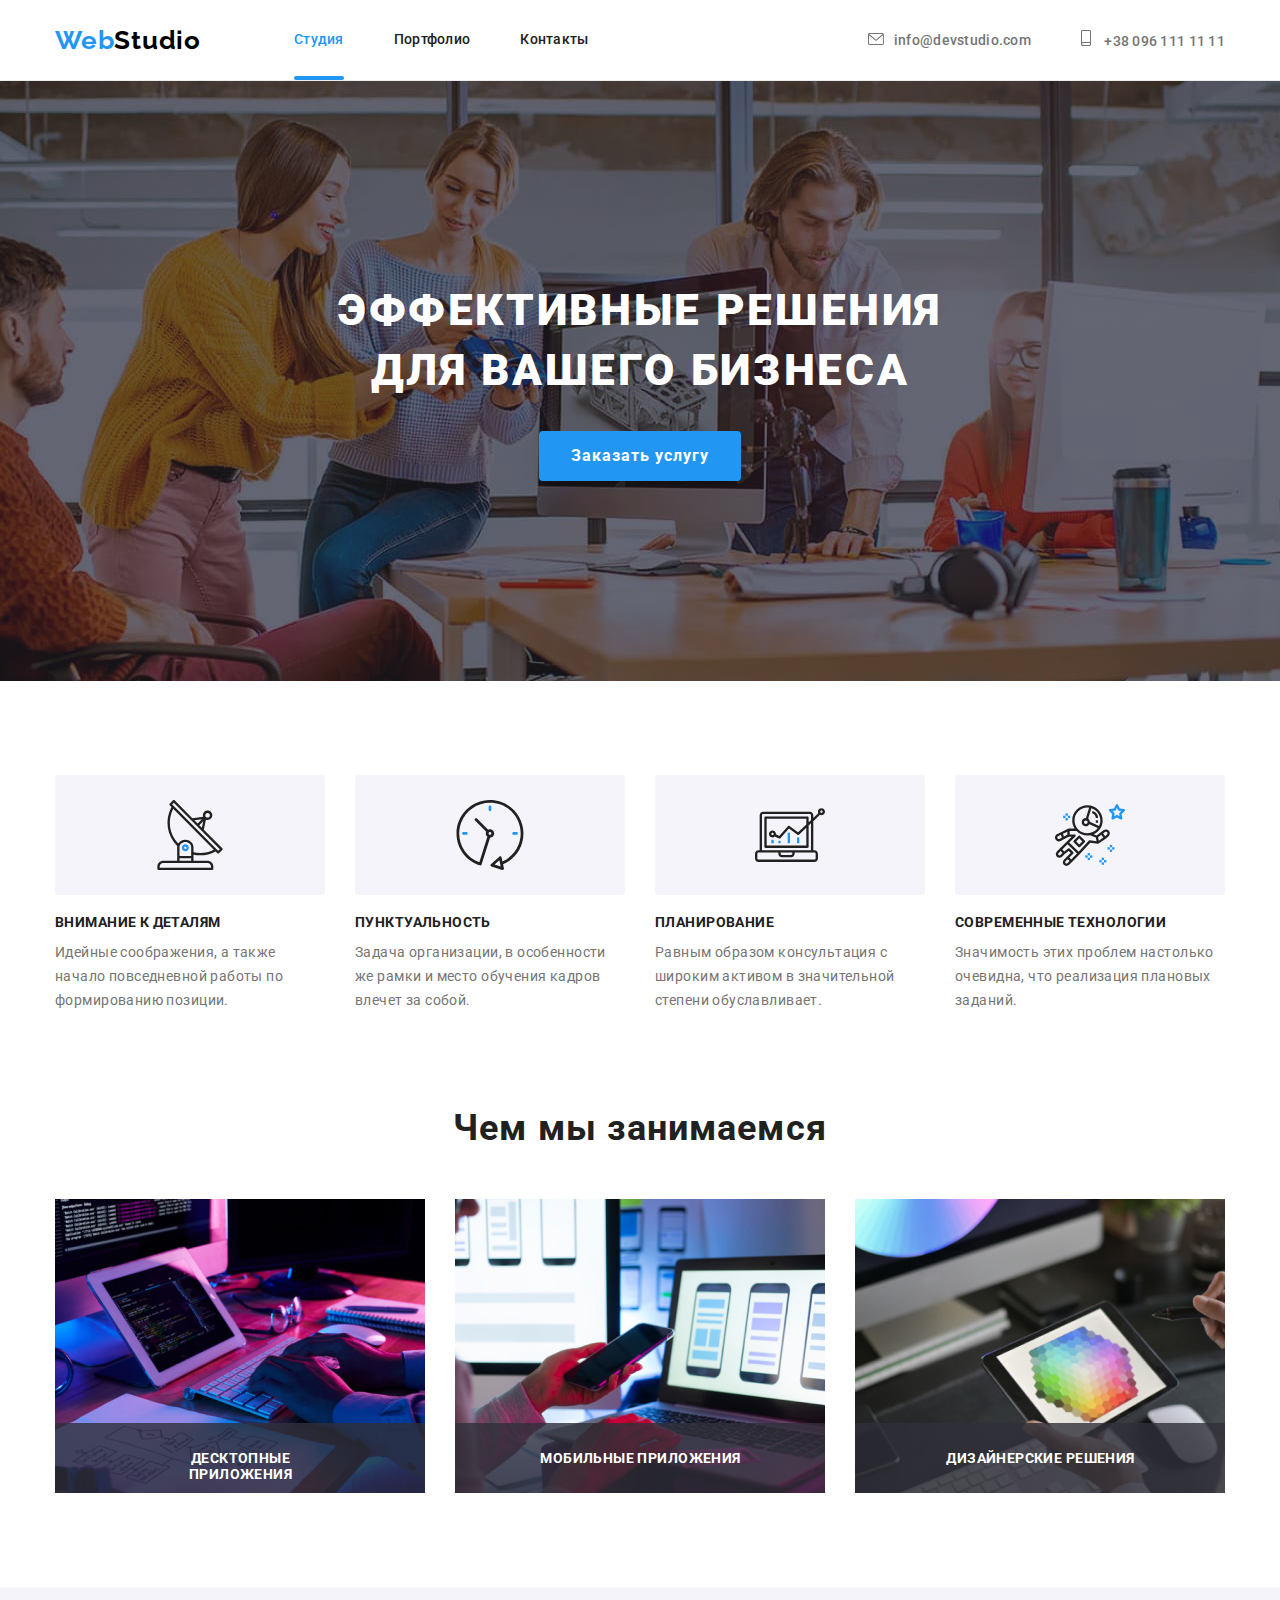
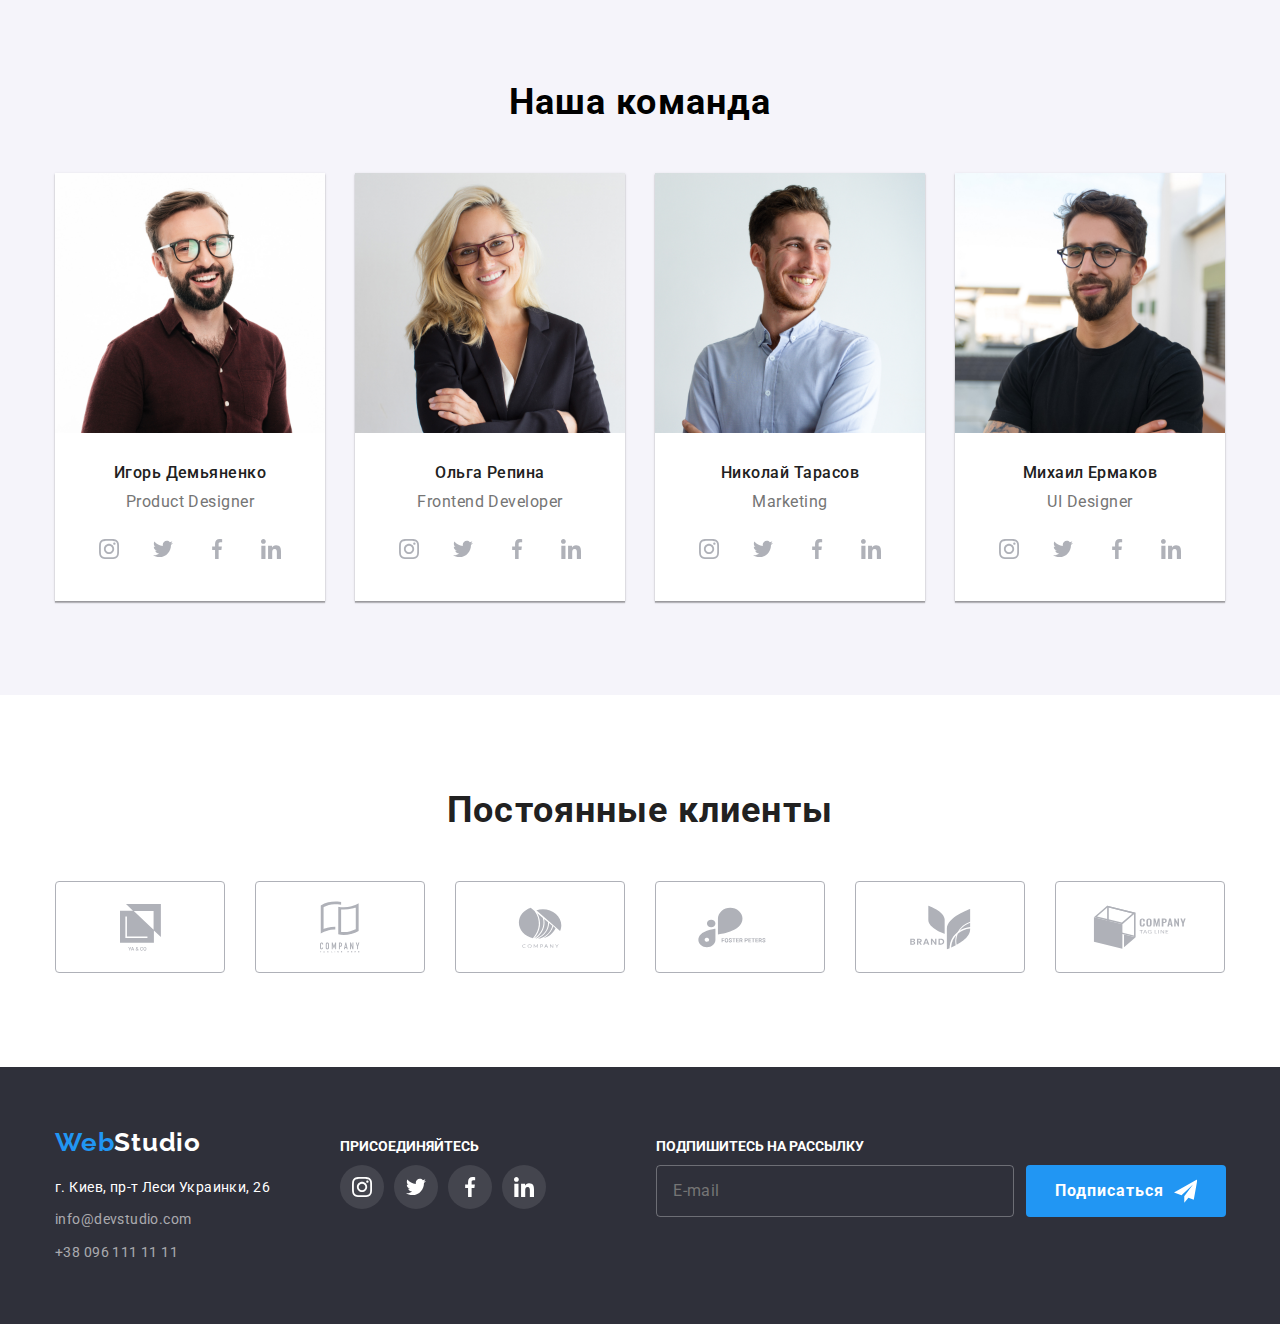
<file: index.html>
<!DOCTYPE html>
<html lang="ru">

<head>
    <meta charset="UTF-8">
    <meta http-equiv="X-UA-Compatible" content="IE=edge">
    <meta name="viewport" content="width=device-width, initial-scale=1.0">
    <title>Document</title>
    <link
        href="https://fonts.googleapis.com/css2?family=Raleway:wght@700&family=Roboto:wght@400;500;700;900&display=swap"
        rel="stylesheet">
    <link rel="stylesheet"
        href="https://cdnjs.cloudflare.com/ajax/libs/modern-normalize/1.1.0/modern-normalize.min.css">
    <link rel="stylesheet" href="./css/styles.css" />
</head>

<body>
    <header>
        <div class="container">
            <nav>
                <a href="./index.html" class="logo">Web<span>Studio</span></a>
                <ul class="site-nav">
                    <li><a href="./index.html" class="current">Студия</a></li>
                    <li><a href="./portfolio.html">Портфолио</a></li>
                    <li><a href="">Контакты</a></li>
                </ul>
            </nav>
            <ul class="contact-nav">
                <li>
                    <a href="mailto:info@devstudio.com">

                        <svg class="icon-header" width="16px" height="12px">
                            <use href="./images/symbol-defs.svg#icon-email"></use>
                        </svg>info@devstudio.com
                    </a>
                </li>
                <li><a href="tel:+380961111111">
                        <svg class="icon-header" width="10px" height="16px">
                            <use href="./images/symbol-defs.svg#icon-smartphone"></use>
                        </svg>
                        +38 096 111 11 11</a></li>
            </ul>
        </div>
    </header>

    <main>

        <section class="hero">
            <h1 class="hero-title">Эффективные решения <br /> для вашего бизнеса</h1>
            <button type="button" class="button" data-modal-open>Заказать услугу</button>
        </section>



        <section class="section-dignity">
            <div class="container">
                <h2 class="visually-hidden">Перечень достоинств</h2>
                <ul>
                    <li class="dignity-antenna">
                        <h3 class="title">Внимание к деталям</h3>
                        <p class="text">Идейные соображения, а также начало повседневной работы по формированию позиции.
                        </p>
                    </li>
                    <li class="dignity-clock">
                        <h3 class="title">Пунктуальность</h3>
                        <p class="text">Задача организации, в особенности же рамки и место обучения кадров влечет за
                            собой.</p>
                    </li>
                    <li class="dignity-diagram">
                        <h3 class="title">Планирование</h3>
                        <p class="text">Равным образом консультация с широким активом в значительной степени
                            обуславливает.</p>
                    </li>
                    <li class="dignity-astronaut">
                        <h3 class="title">Современные технологии</h3>
                        <p class="text">Значимость этих проблем настолько очевидна, что реализация плановых заданий.</p>
                    </li>
                </ul>
            </div>
        </section>

        <section class="section-images">
            <div class="container">
                <h2 class="title">Чем мы занимаемся</h2>
                <ul>
                    <li class="images-title">
                        <img src="./images/box-1.jpg" alt="box-1" width="370">
                        <p class="images-text images-cont">Десктопные приложения</p>
                    </li>
                    <li class="images-title">
                        <img src="./images/box-2.jpg" alt="box-2" width="370">
                        <p class="images-text images-cont">Мобильные приложения</p>
                    </li>
                    <li class="images-title">
                        <img src="./images/box-3.jpg" alt="box-3" width="370">
                        <p class="images-text images-cont">Дизайнерские решения</p>
                    </li>
                </ul>
            </div>
        </section>

        <section class="section-team">
            <div class="container">
                <h2 class="title-dreams">Наша команда</h2>
                <ul>
                    <li class="section-icon">
                        <img src="./images/team-card-1.jpg" alt="team-1" width="270" height="260">
                        <div class="team-united">
                            <h3 class="title">Игорь Демьяненко</h3>
                            <p class="text">Product Designer</p>
                            <ul class="social-team">
                                <li>
                                    <a href="" class="icon-team">
                                        <svg width="20px" height="20px">
                                            <use href="./images/symbol-defs.svg#icon-instagram"></use>
                                        </svg>
                                    </a>
                                </li>
                                <li>
                                    <a href="" class="icon-team">
                                        <svg width="20px" height="20px">
                                            <use href="./images/symbol-defs.svg#icon-tviter"></use>
                                        </svg>
                                    </a>
                                </li>
                                <li>
                                    <a href="" class="icon-team">
                                        <svg width="20px" height="20px">
                                            <use href="./images/symbol-defs.svg#icon-fb"></use>
                                        </svg>
                                    </a>
                                </li>
                                <li>
                                    <a href="" class="icon-team">
                                        <svg width="20px" height="20px">
                                            <use href="./images/symbol-defs.svg#icon-in"></use>
                                        </svg>
                                    </a>
                                </li>
                            </ul>
                        </div>

                    </li>
                    <li class="section-icon">
                        <img src="./images/team-card-2.jpg" alt="team-2" width="270" height="260">
                        <div class="team-united">
                            <h3 class="title">Ольга Репина</h3>
                            <p class="text">Frontend Developer</p>
                            <ul class="social-team">
                                <li>
                                    <a href="" class="icon-team">
                                        <svg width="20px" height="20px">
                                            <use href="./images/symbol-defs.svg#icon-instagram"></use>
                                        </svg>
                                    </a>
                                </li>
                                <li>
                                    <a href="" class="icon-team">
                                        <svg width="20px" height="20px">
                                            <use href="./images/symbol-defs.svg#icon-tviter"></use>
                                        </svg>
                                    </a>
                                </li>
                                <li>
                                    <a href="" class="icon-team">
                                        <svg width="20px" height="20px">
                                            <use href="./images/symbol-defs.svg#icon-fb"></use>
                                        </svg>
                                    </a>
                                </li>
                                <li>
                                    <a href="" class="icon-team">
                                        <svg width="20px" height="20px">
                                            <use href="./images/symbol-defs.svg#icon-in"></use>
                                        </svg>
                                    </a>
                                </li>
                            </ul>
                        </div>

                    </li>
                    <li class="section-icon">
                        <img src="./images/team-card-3.jpg" alt="team-3" width="270" height="260">
                        <div class="team-united">
                            <h3 class="title">Николай Тарасов</h3>
                            <p class="text">Marketing</p>
                            <ul class="social-team">
                                <li>
                                    <a href="" class="icon-team">
                                        <svg width="20px" height="20px">
                                            <use href="./images/symbol-defs.svg#icon-instagram"></use>
                                        </svg>
                                    </a>
                                </li>
                                <li>
                                    <a href="" class="icon-team">
                                        <svg width="20px" height="20px">
                                            <use href="./images/symbol-defs.svg#icon-tviter"></use>
                                        </svg>
                                    </a>
                                </li>
                                <li>
                                    <a href="" class="icon-team">
                                        <svg width="20px" height="20px">
                                            <use href="./images/symbol-defs.svg#icon-fb"></use>
                                        </svg>
                                    </a>
                                </li>
                                <li>
                                    <a href="" class="icon-team">
                                        <svg width="20px" height="20px">
                                            <use href="./images/symbol-defs.svg#icon-in"></use>
                                        </svg>
                                    </a>
                                </li>
                            </ul>
                        </div>
                    </li>
                    <li class="section-icon">
                        <img src="./images/team-card-4.jpg" alt="team-4" width="270" height="260">
                        <div class="team-united">
                            <h3 class="title">Михаил Ермаков</h3>
                            <p class="text">UI Designer</p>
                            <ul class="social-team">
                                <li>
                                    <a href="" class="icon-team">
                                        <svg width="20px" height="20px">
                                            <use href="./images/symbol-defs.svg#icon-instagram"></use>
                                        </svg>
                                    </a>
                                </li>
                                <li>
                                    <a href="" class="icon-team">
                                        <svg width="20px" height="20px">
                                            <use href="./images/symbol-defs.svg#icon-tviter"></use>
                                        </svg>
                                    </a>
                                </li>
                                <li>
                                    <a href="" class="icon-team">
                                        <svg width="20px" height="20px">
                                            <use href="./images/symbol-defs.svg#icon-fb"></use>
                                        </svg>
                                    </a>
                                </li>
                                <li>
                                    <a href="" class="icon-team">
                                        <svg width="20px" height="20px">
                                            <use href="./images/symbol-defs.svg#icon-in"></use>
                                        </svg>
                                    </a>
                                </li>
                            </ul>
                        </div>

                    </li>
                </ul>
            </div>
        </section>

        <section class="section-clients">
            <div class="container">
                <h2 class="title">Постоянные клиенты</h2>
                <ul class="clients">
                    <li class="icon">
                        <a href="#" class="clients-icon">
                            <svg width="41px" height="47px">
                                <use href="./images/symbol-defs.svg#icon-compani-1"></use>
                            </svg>
                        </a>
                    </li>
                    <li class="icon">
                        <a href="" class="clients-icon">
                            <svg width="40px" height="52px">
                                <use href="./images/symbol-defs.svg#icon-compani-2"></use>
                            </svg>
                        </a>
                    </li>
                    <li class="icon">
                        <a href="" class="clients-icon">
                            <svg width="44px" height="41px">
                                <use href="./images/symbol-defs.svg#icon-compani-3"></use>
                            </svg>
                        </a>
                    </li>
                    <li class="icon">
                        <a href="" class="clients-icon">
                            <svg width="88px" height="41px">
                                <use href="./images/symbol-defs.svg#icon-compani-4"></use>
                            </svg>
                        </a>
                    </li>
                    <li class="icon">
                        <a href="" class="clients-icon">
                            <svg width="63px" height="45px">
                                <use href="./images/symbol-defs.svg#icon-compani-5"></use>
                            </svg>
                        </a>
                    </li>
                    <li class="icon">
                        <a href="" class="clients-icon">
                            <svg width="94px" height="44px">
                                <use href="./images/symbol-defs.svg#icon-compani-6"></use>
                            </svg>
                        </a>
                    </li>
                </ul>
            </div>
        </section>

    </main>

    <footer class="page-footer">
        <div class="container">
            <div class="footer-container">
                <div class="footer-nav">
                    <a href="./index.html" class="logo-footer">Web<span class="accent-footer">Studio</span></a>
                    <address>
                        <ul class="nav-footer">
                            <li><a href="https://goo.gl/maps/x7mhKrJAUDWi56Dh6" target="_blank"
                                    rel="noopener noreferrer" class="maps">г. Киев, пр-т Леси Украинки, 26</a></li>
                            <li class="indent-footer"><a href="mailto:info@devstudio.com"
                                    class="phone-footer">info@devstudio.com</a></li>
                            <li class="indent-footer"><a href="tel:+380961111111" class="phone-footer">+38 096 111 11
                                    11</a></li>
                        </ul>
                    </address>
                </div>
                <div class="footer-social">
                    <div class="social">
                        <p class="title-footer">присоединяйтесь</p>
                        <ul class="social-footer">
                            <li class="">
                                <a href="" class="icon-footer">
                                    <svg width="20px" height="20px">
                                        <use href="./images/symbol-defs.svg#icon-instagram"></use>
                                    </svg>
                                </a>
                            </li>
                            <li class="">
                                <a href="" class="icon-footer">
                                    <svg width="20px" height="20px">
                                        <use href="./images/symbol-defs.svg#icon-tviter"></use>
                                    </svg>
                                </a>
                            </li>
                            <li class="">
                                <a href="" class="icon-footer">
                                    <svg width="20px" height="20px">
                                        <use href="./images/symbol-defs.svg#icon-fb"></use>
                                    </svg>
                                </a>
                            </li>
                            <li class="">
                                <a href="" class="icon-footer">
                                    <svg width="20px" height="20px">
                                        <use href="./images/symbol-defs.svg#icon-in"></use>
                                    </svg>
                                </a>
                            </li>
                        </ul>
                    </div>
                </div>

                <div class="footer-telegram">
                    <form name="subscribe">
                        <p class="title-footer">Подпишитесь на рассылку</p>
                        <div class="footer-form">
                            <input class="footer-input" type="email" name="email" placeholder="E-mail">
                            <button class="footer-btn" type="submit">
                                Подписаться
                                <svg class="icon-send" width="24" height="24">
                                    <use href="./images/symbol-defs.svg#icon-telegram"></use>
                                </svg>
                            </button>
                        </div>
                    </form>
                </div>
            </div>
        </div>
    </footer>
    <div class="backdrop is-hidden" data-modal>
        <div class="modal">
            <button type="button" class="btn-close" data-modal-close>
                <svg class="icon-modal" width="18" height="18">
                    <use href="./images/symbol-defs.svg#icon-close-black"></use>
                </svg>
            </button>

            <form action="">
                <h2>Оставьте свои данные, мы вам перезвоним</h2>
                <div class="form-united">
                    <label for="name" class="form-ucer">Имя</label>
                    <input type="text" class="form-input" name="user-name" id="name"
                        placeholder="Иванов Иван Иваванович">
                    <svg class="form-icon" width="12" height="12">
                        <use href="./images/symbol-defs.svg#icon-name"></use>
                    </svg>
                </div>

                <div class="form-united">
                    <label for="tel" class="form-ucer">Телефон</label>
                    <input type="tel" class="form-input" name="mail" id="tel" placeholder="+380 (***) 111 11 11">
                    <svg class="form-icon" width="13" height="13">
                        <use href="./images/symbol-defs.svg#icon-tel"></use>
                    </svg>
                </div>

                <div class="form-united">
                    <label for="mail" class="form-ucer">Почта</label>
                    <input type="email" class="form-input" name="mail" id="mail" placeholder="mail@gmai.com">
                    <svg class="form-icon" width="15" height="12">
                        <use href="./images/symbol-defs.svg#icon-mail"></use>
                    </svg>
                </div>

                <div class="form-united">
                    <label for="mail" class="form-ucer">Комментарий</label>
                    <textarea name="name" id="" cols="30" rows="10" placeholder="Введите текст"></textarea>
                </div>

                <label class="form-united agreement">
                    <input class="checkbox-input" type="checkbox" name="agreement" id="agreement">
                    <span class="checkbox"></span>
                    <span class="form-agreement">Соглашаюсь с рассылкой и принимаю
                        <a class="form-link" href="">Условия договора</a>
                    </span>
                </label>


                <!--<div class="agreement">
                    <input class="checkbox" type="checkbox" id="agreement">

                    <label>
                        <span class="checkbox-input"></span>
                        <span class="greement-text">Соглашаюсь с рассылкой и принимаю</span>
                         <span class="form-link">Условия
                            договора</span>
                    </label>
                </div>
                -->



                <button class="modal-btn" type="submit">Отправить</button>
            </form>

        </div>
    </div>
    <script src="./js/modal.js"></script>
</body>

</html>
</file>
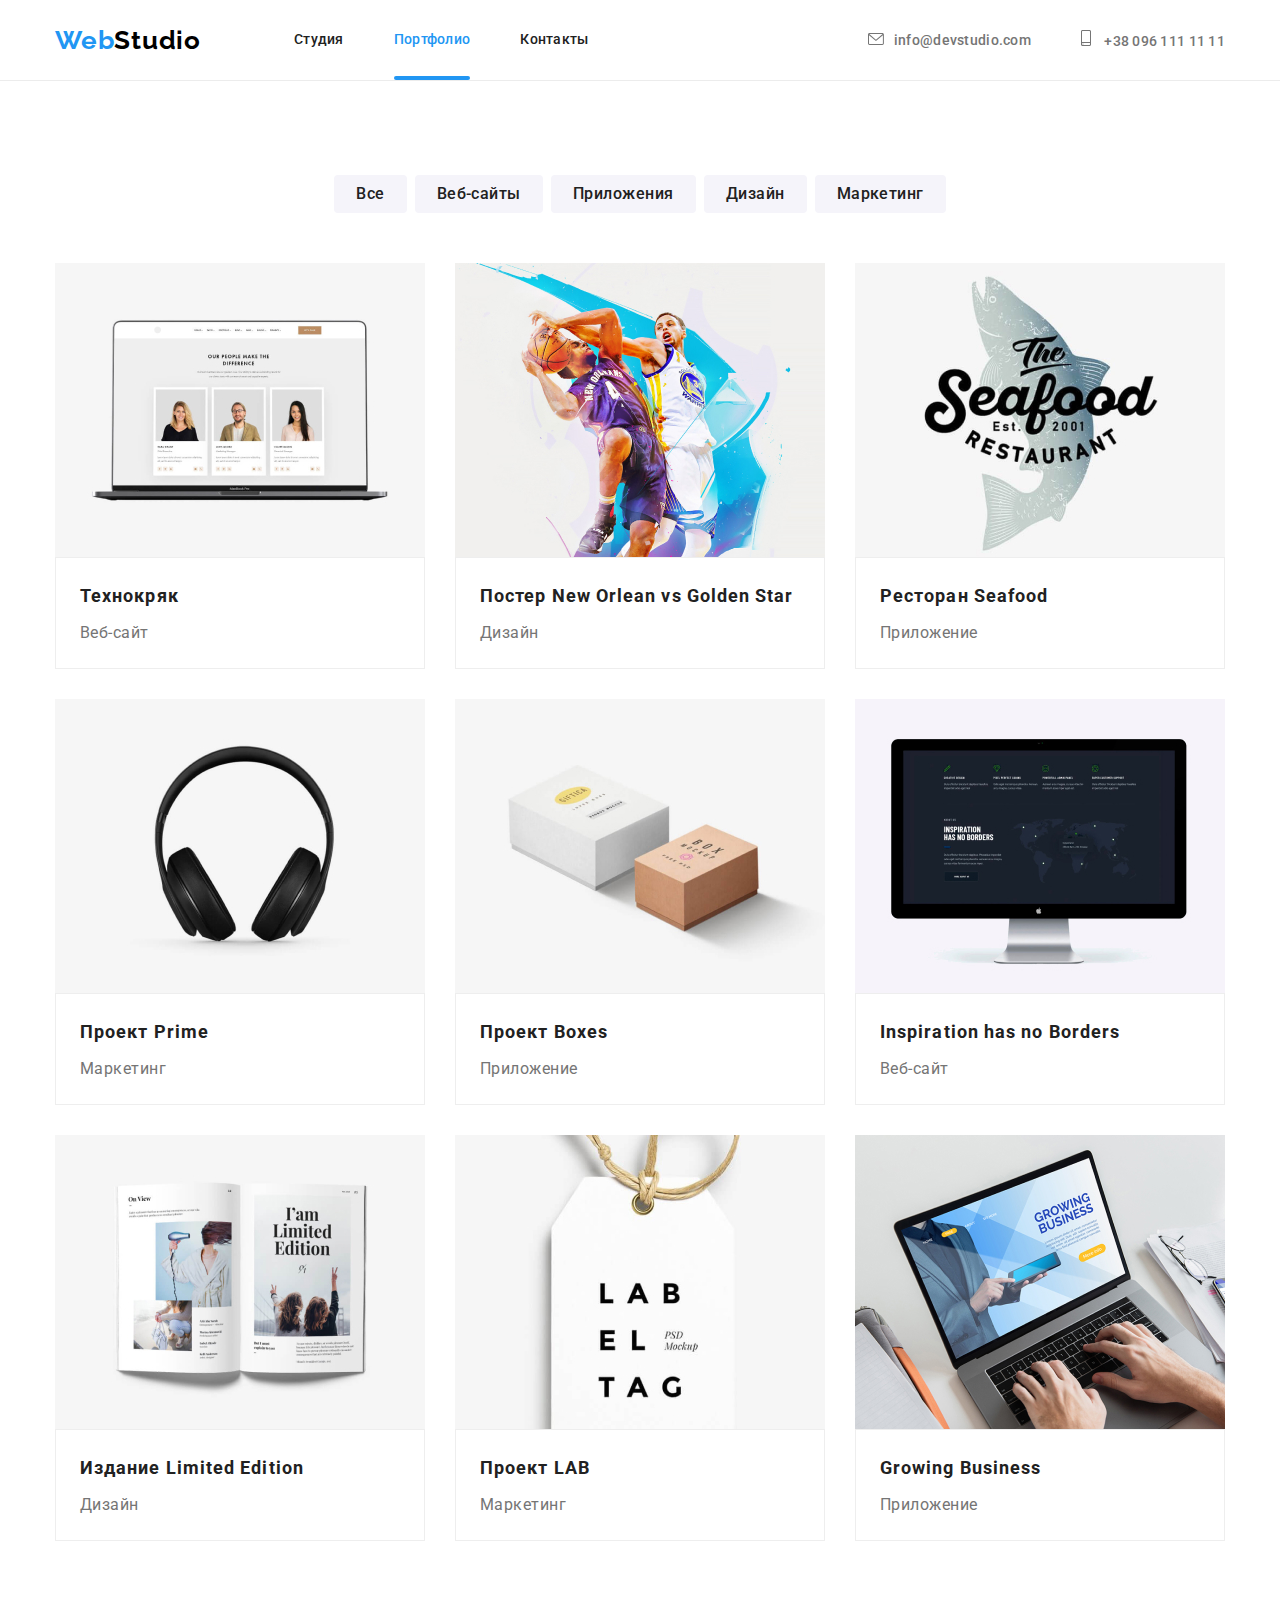
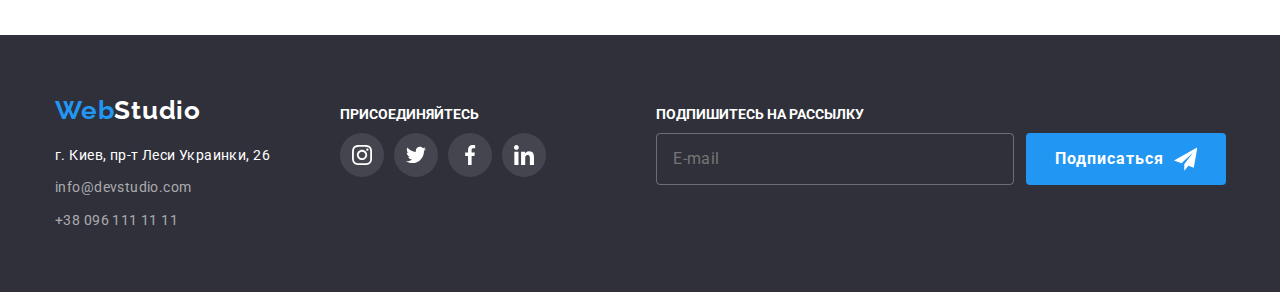
<file: portfolio.html>
<!DOCTYPE html>
<html lang="ru">

<head>
    <meta charset="UTF-8">
    <meta http-equiv="X-UA-Compatible" content="IE=edge">
    <meta name="viewport" content="width=device-width, initial-scale=1.0">
    <title>Document</title>
    <link
        href="https://fonts.googleapis.com/css2?family=Raleway:wght@700&family=Roboto:wght@400;500;700;900&display=swap"
        rel="stylesheet">
    <link rel="stylesheet"
        href="https://cdnjs.cloudflare.com/ajax/libs/modern-normalize/1.1.0/modern-normalize.min.css">
    <link rel="stylesheet" href="./css/styles.css" />
</head>

<body>
    <header>
        <div class="container">
            <nav>
                <a href="./index.html" class="logo">Web<span>Studio</span></a>
                <ul class="site-nav">
                    <li><a href="./index.html">Студия</a></li>
                    <li><a href="./portfolio.html" class="current">Портфолио</a></li>
                    <li><a href="">Контакты</a></li>
                </ul>
            </nav>
            <ul class="contact-nav">
                <li>
                    <a href="mailto:info@devstudio.com">

                        <svg class="icon-header" width="16px" height="12px">
                            <use href="./images/symbol-defs.svg#icon-email"></use>
                        </svg>info@devstudio.com
                    </a>
                </li>
                <li><a href="tel:+380961111111">
                        <svg class="icon-header" width="10px" height="16px">
                            <use href="./images/symbol-defs.svg#icon-smartphone"></use>
                        </svg>
                        +38 096 111 11 11</a></li>
            </ul>
        </div>
    </header>

    <main>
        <section class="filters">
            <div class="container">
                <h1 class="visually-hidden">Наши проэкты</h1>
                <ul class="visually-btn">
                    <li><button type="button" class="dutton">Все</button></li>
                    <li><button type="button" class="dutton">Веб-сайты</button></li>
                    <li><button type="button" class="dutton">Приложения</button></li>
                    <li><button type="button" class="dutton">Дизайн</button></li>
                    <li><button type="button" class="dutton">Маркетинг</button></li>
                </ul>
                <ul class="project">
                    <li class="project-icon">
                        <a href="#">
                            <div class="project-combined">
                                <img src="./images/project-1.jpg" alt="Первый проэкт">
                                <p class="project-app-text project-app"> Ресурс предлагает комплексные предложения с
                                    разным
                                    уровнем
                                    функционала и сервисов.
                                    Все это позволит посетителю получить
                                    исчерпывающие сведения о компании или частном лице
                                </p>
                            </div>
                            <div class="project-united">
                                <h2 class="title">Технокряк</h2>
                                <p class="text">Веб-сайт</p>
                            </div>
                        </a>
                    </li>
                    <li class="project-icon">
                        <a href="#">
                            <div class="project-combined">
                                <img src="./images/project-2.jpg" alt="Второй проэкт">
                                <p class="project-app-text project-app"> Ресурс предлагает комплексные предложения с
                                    разным уровнем функционала и сервисов.
                                    Все это позволит посетителю получить
                                    исчерпывающие сведения о компании или частном лице
                                </p>
                            </div>
                            <div class="project-united">
                                <h2 class="title">Постер New Orlean vs Golden Star</h2>
                                <p class="text">Дизайн</p>
                            </div>
                        </a>
                    </li>
                    <li class="project-icon">
                        <a href="">
                            <div class="project-combined">
                                <img src="./images/project-3.jpg" alt="Трейтий проэкт">
                                <p class="project-app-text project-app"> Ресурс предлагает комплексные предложения с
                                    разным уровнем функционала и сервисов.
                                    Все это позволит посетителю получить
                                    исчерпывающие сведения о компании или частном лице
                                </p>
                            </div>

                            <div class="project-united">
                                <h2 class="title">Ресторан Seafood</h2>
                                <p class="text">Приложение</p>
                            </div>
                        </a>
                    </li>
                    <li class="project-icon">
                        <a href="">
                            <div class="project-combined">
                                <img src="./images/project-4.jpg" alt="Четвертый проэкт">
                                <p class="project-app-text project-app"> Ресурс предлагает комплексные предложения с
                                    разным уровнем функционала и сервисов.
                                    Все это позволит посетителю получить
                                    исчерпывающие сведения о компании или частном лице
                                </p>
                            </div>
                            <div class="project-united">
                                <h2 class="title">Проект Prime</h2>
                                <p class="text">Маркетинг</p>
                            </div>
                        </a>
                    </li>
                    <li class="project-icon">
                        <a href="">
                            <div class="project-combined">
                                <img src="./images/project-5.jpg" alt="Пятый проэкт">
                                <p class="project-app-text project-app"> Ресурс предлагает комплексные предложения с
                                    разным уровнем функционала и сервисов.
                                    Все это позволит посетителю получить
                                    исчерпывающие сведения о компании или частном лице
                                </p>
                            </div>
                            <div class="project-united">
                                <h2 class="title">Проект Boxes</h2>
                                <p class="text">Приложение</p>
                            </div>
                        </a>
                    </li>
                    <li class="project-icon">
                        <a href="">
                            <div class="project-combined">
                                <img src="./images/project-6.jpg" alt="Шестой проэкт">
                                <p class="project-app-text project-app"> Ресурс предлагает комплексные предложения с
                                    разным уровнем функционала и сервисов.
                                    Все это позволит посетителю получить
                                    исчерпывающие сведения о компании или частном лице
                                </p>
                            </div>
                            <div class="project-united">
                                <h2 class="title">Inspiration has no Borders</h2>
                                <p class="text">Веб-сайт</p>
                            </div>
                        </a>
                    </li>
                    <li class="project-icon">
                        <a href="">
                            <div class="project-combined">
                                <img src="./images/project-7.jpg" alt="Седьмой проэкт">
                                <p class="project-app-text project-app"> Ресурс предлагает комплексные предложения с
                                    разным уровнем функционала и сервисов.
                                    Все это позволит посетителю получить
                                    исчерпывающие сведения о компании или частном лице
                                </p>
                            </div>
                            <div class="project-united">
                                <h2 class="title">Издание Limited Edition</h2>
                                <p class="text">Дизайн</p>
                            </div>
                        </a>
                    </li>
                    <li class="project-icon">
                        <a href="">
                            <div class="project-combined">
                                <img src="./images/project-8.jpg" alt="восьмой проэкт">
                                <p class="project-app-text project-app"> Ресурс предлагает комплексные предложения с
                                    разным уровнем функционала и сервисов.
                                    Все это позволит посетителю получить
                                    исчерпывающие сведения о компании или частном лице
                                </p>
                            </div>
                            <div class="project-united">
                                <h2 class="title">Проект LAB</h2>
                                <p class="text">Маркетинг</p>
                            </div>
                        </a>
                    </li>
                    <li class="project-icon">
                        <a href="">
                            <div class="project-combined">
                                <img src="./images/project-9.jpg" alt="восьмой проэкт">
                                <p class="project-app-text project-app"> Ресурс предлагает комплексные предложения с
                                    разным уровнем функционала и сервисов.
                                    Все это позволит посетителю получить
                                    исчерпывающие сведения о компании или частном лице
                                </p>
                            </div>
                            <div class="project-united">
                                <h2 class="title">Growing Business</h2>
                                <p class="text">Приложение</p>
                            </div>
                        </a>
                    </li>
                </ul>
            </div>
        </section>
    </main>

    <footer class="page-footer">
        <div class="container">
            <div class="footer-container">
                <div class="footer-nav">
                    <a href="./index.html" class="logo-footer">Web<span class="accent-footer">Studio</span></a>
                    <address>
                        <ul class="nav-footer">
                            <li><a href="https://goo.gl/maps/x7mhKrJAUDWi56Dh6" target="_blank"
                                    rel="noopener noreferrer" class="maps">г. Киев, пр-т Леси Украинки, 26</a></li>
                            <li class="indent-footer"><a href="mailto:info@devstudio.com"
                                    class="phone-footer">info@devstudio.com</a></li>
                            <li class="indent-footer"><a href="tel:+380961111111" class="phone-footer">+38 096 111 11
                                    11</a></li>
                        </ul>
                    </address>
                </div>
                <div class="footer-social">
                    <div class="social">
                        <p class="title-footer">присоединяйтесь</p>
                        <ul class="social-footer">
                            <li class="">
                                <a href="" class="icon-footer">
                                    <svg width="20px" height="20px">
                                        <use href="./images/symbol-defs.svg#icon-instagram"></use>
                                    </svg>
                                </a>
                            </li>
                            <li class="">
                                <a href="" class="icon-footer">
                                    <svg width="20px" height="20px">
                                        <use href="./images/symbol-defs.svg#icon-tviter"></use>
                                    </svg>
                                </a>
                            </li>
                            <li class="">
                                <a href="" class="icon-footer">
                                    <svg width="20px" height="20px">
                                        <use href="./images/symbol-defs.svg#icon-fb"></use>
                                    </svg>
                                </a>
                            </li>
                            <li class="">
                                <a href="" class="icon-footer">
                                    <svg width="20px" height="20px">
                                        <use href="./images/symbol-defs.svg#icon-in"></use>
                                    </svg>
                                </a>
                            </li>
                        </ul>
                    </div>
                </div>

                <div class="footer-telegram">
                    <form name="subscribe">
                        <p class="title-footer">Подпишитесь на рассылку</p>
                        <div class="footer-form">
                            <input class="footer-input" type="email" name="email" placeholder="E-mail">
                            <button class="footer-btn" type="submit">
                                Подписаться
                                <svg class="icon-send" width="24" height="24">
                                    <use href="./images/symbol-defs.svg#icon-telegram"></use>
                                </svg>
                            </button>
                        </div>
                    </form>
                </div>
            </div>
        </div>
    </footer>
</body>

</html>
</file>
<file: css/styles.css>
:root {
  --primary-text-color: #757575;
  --title-text-color: #212121;
}

body {
  background-color: #ffffff;
  font-family: Roboto, sans-serif;
}

ul {
  margin: 0;
  padding: 0;
  list-style: none;
}

.visually-hidden {
  position: absolute;
  width: 1px;
  height: 1px;
  margin: -1px;
  border: 0;
  padding: 0;

  white-space: nowrap;
  clip-path: inset(100%);
  clip: rect(0 0 0 0);
  overflow: hidden;
}

.container {
  max-width: 1200px;
  padding-left: 15px;
  padding-right: 15px;
  margin-top: 0;
  margin-left: auto;
  margin-right: auto;
  /*background-color: aqua;*/
}

h1,
h2,
h3,
h4,
h5,
h6,
p {
  margin-top: 0;
  margin-bottom: 0;
}

img {
  display: block;
}

.logo {
  color: #2196f3;
  font-family: Raleway;
  font-weight: 700;
  font-size: 26px;
  line-height: 1.19;
  letter-spacing: 0.03em;
  text-decoration: none;
}

/* header */

header {
  border-bottom: 1px solid #ececec;
  font-weight: normal;
}

header .container {
  display: flex;
  align-items: center;
  justify-content: space-between;
}

header .logo span {
  color: #000000;
}

header nav,
header ul {
  display: flex;
  flex-direction: row;
  align-items: center;
}

header nav {
  column-gap: 93px;
}

header ul {
  column-gap: 50px;
}

header ul li a {
  font-weight: 500;
  font-size: 14px;
  line-height: 1.14;
  letter-spacing: 0.02em;
  text-decoration: none;
}

header .site-nav li a {
  color: var(--title-text-color);
  padding: 32px 0;
  display: block;
  transition: color 250ms cubic-bezier(0.4, 0, 0.2, 1);
}

header .site-nav li a:hover,
header .site-nav li a:focus,
header .site-nav li a.current {
  color: #2196f3;
}

header .site-nav li a.current {
  position: relative;

  /* border-bottom: 0; */
}

header .contact-nav li a {
  color: var(--primary-text-color);

  transition: color 250ms cubic-bezier(0.4, 0, 0.2, 1);
}

header .contact-nav li a:hover,
header .contact-nav li a:focus {
  color: #2196f3;
}

header .contact-nav li a:hover>.icon-header,
header .contact-nav li a:focus>.icon-header {
  fill: #2196f3;
}

.icon-header {
  fill: var(--primary-text-color);
  margin-right: 10px;

  transition: fill 250ms cubic-bezier(0.4, 0, 0.2, 1);
}

/* header .site-nav li a:hover:after,
header .site-nav li a:focus:after, */
header .site-nav li a.current::after {
  display: block;
  border-radius: 2px;
  width: 100%;

  position: absolute;
  bottom: 0;
  left: 0;
  height: 4px;
  background-color: #2196f3;
  content: '';
}

/* END header ==========================*/

/*герой*/

.hero {
  background-image: linear-gradient(to right, rgba(47, 48, 58, 0.4), rgba(47, 48, 58, 0.4)),
    url(../images/hero-title.jpg);

  /* background-image: linear-gradient(to right, rgba(47, 48, 58, 0.4), rgba(47, 48, 58, 0.4));
  background-image: url(../images/hero-title.jpg); */
  background-color: #c4c4c4;

  background-position: center;
  background-repeat: no-repeat;
  max-width: 1600px;
  height: 600px;
  margin-left: auto;
  margin-right: auto;

  text-align: center;
  padding-top: 200px;
  padding-bottom: 200px;
}

.hero-title {
  margin-bottom: 30px;
  color: #ffffff;
  font-weight: 900;
  font-size: 44px;
  line-height: 1.36;
  letter-spacing: 0.06em;
  text-transform: uppercase;
}

/* END герой =============================*/

/*кнопки*/

.hero .button {
  background-color: #2196f3;
  color: #ffffff;
  font-weight: 700;
  font-size: 16px;
  line-height: 1.88;
  align-items: center;
  letter-spacing: 0.06em;
  box-shadow: 0px 4px 4px rgba(0, 0, 0, 0.15);
  border-radius: 4px;
  border: transparent;
  padding: 10px 32px;
}

.filters .dutton {
  /*display: inline-block;*/
  background-color: #f5f4fa;
  color: var(--title-text-color);
  font-weight: 500;
  font-size: 16px;
  line-height: 1.63;
  letter-spacing: 0.03em;
  text-align: center;
  cursor: pointer;
  border-radius: 4px;
  border: transparent;
  padding: 6px 22px;

  transition: color 250ms cubic-bezier(0.4, 0, 0.2, 1),
    background-color 250ms cubic-bezier(0.4, 0, 0.2, 1),
    box-shadow 250ms cubic-bezier(0.4, 0, 0.2, 1);
}

.filters .dutton:focus,
.filters .dutton:hover {
  color: #ffffff;
  background-color: #2196f3;
  box-shadow: 0px 3px 1px rgba(0, 0, 0, 0.1), 0px 1px 2px rgba(0, 0, 0, 0.08),
    0px 2px 2px rgba(0, 0, 0, 0.12);
}

.filters .visually-btn {
  display: flex;
  align-items: center;
  justify-content: center;
  gap: 8px;
}

/* END кнопки==============================================================*/

/*секции достоинства*/

.section-dignity {
  padding-top: 94px;
  padding-bottom: 94px;
}

.section-dignity .title {
  color: var(--title-text-color);
  font-weight: 700;
  font-size: 14px;
  line-height: 1.14;
  letter-spacing: 0.03em;
  text-transform: uppercase;
  margin-top: 20px;
}

.section-dignity .text {
  color: var(--primary-text-color);
  font-weight: 400;
  font-size: 14px;
  line-height: 1.71;
  letter-spacing: 0.03em;
  max-width: 270px;
  margin-top: 10px;
}

.section-dignity ul,
.section-images ul,
.section-team ul,
.section-clients ul {
  display: flex;
  flex-direction: row;
  justify-content: space-between;
  width: 100%;
  gap: 10px;
}

.section-dignity ul li {
  gap: 30px;
}

.dignity-antenna::before {
  display: block;
  content: '';
  height: 120px;
  background-image: url(../images/antenna.svg);
  background-color: #f5f4fa;
  border-radius: 4px;
  background-size: 70px;
  background-repeat: no-repeat;
  background-position: center;
}

.dignity-clock::before {
  display: block;
  content: '';
  height: 120px;
  background-image: url(../images/clock.svg);
  background-color: #f5f4fa;
  border-radius: 4px;
  background-size: 70px;
  background-repeat: no-repeat;
  background-position: center;
}

.dignity-diagram::before {
  display: block;
  content: '';
  height: 120px;
  background-image: url(../images/diagram.svg);
  background-color: #f5f4fa;
  border-radius: 4px;
  background-size: 70px;
  background-repeat: no-repeat;
  background-position: center;
}

.dignity-astronaut::before {
  display: block;
  content: '';
  height: 120px;
  background-image: url(../images/astronaut.svg);
  background-color: #f5f4fa;
  border-radius: 4px;
  background-size: 70px;
  background-repeat: no-repeat;
  background-position: center;
}

/* END секции достоинства===============*/

/*секция иконки*/

.section-images {
  padding-bottom: 94px;
}

.section-images .title {
  margin-top: 0;
  margin-bottom: 50px;
  color: var(--title-text-color);
  font-weight: 700;
  font-size: 36px;
  line-height: 1.17;
  text-align: center;
  letter-spacing: 0.03em;
}

.images-text {
  display: block;
  font-weight: 700;
  font-size: 14px;
  line-height: 16px;
  text-align: center;
  letter-spacing: 0.03em;
  text-transform: uppercase;
  color: #ffffff;
}

.images-title {
  position: relative;
  overflow: hidden;
}

.images-cont {
  padding: 27px 82px 27px 83px;
  width: 370px;
  height: 70px;
  background-color: rgba(47, 48, 58, 0.8);

  position: absolute;
  bottom: 0;
  left: 0;
}

/*END секция иконки====================*/

/*секция команда*/

.section-icon {
  background-color: #ffffff;
  box-shadow: 0 1px 3px rgba(0, 0, 0, 0.12), 0 1px 1px rgba(0, 0, 0, 0.14),
    0 2px 1px rgba(0, 0, 0, 0.2);
  max-height: 428px;
  max-width: 270px;
  text-align: center;
  display: flex;
  flex-wrap: wrap;
}

.section-team .title-dreams {
  margin-bottom: 50px;
  font-weight: 700;
  font-size: 36px;
  line-height: 1.17;
  text-align: center;
  letter-spacing: 0.03em;
}

.team-united {
  display: block;
  padding-top: 30px;
  padding-bottom: 30px;
}

.section-team .title {
  color: var(--title-text-color);
  font-weight: 500;
  font-size: 16px;
  line-height: 1.19;
  letter-spacing: 0.03em;
}

.section-team .text {
  color: var(--primary-text-color);
  font-weight: 400;
  font-size: 16px;
  line-height: 1.19;
  letter-spacing: 0.03em;
  margin-top: 10px;
}

.section-team {
  padding-top: 94px;
  padding-bottom: 94px;
  background-color: #f5f4fa;
}

.social-team {
  display: flex;
  justify-content: center;
  margin-top: 16px;
  padding-left: 32px;
  padding-right: 32px;
}

.icon-team {
  display: flex;
  justify-content: center;
  align-items: center;
  width: 44px;
  height: 44px;
  /* gap: 10px; */
  border-radius: 50%;
  fill: #afb1b8;

  transition: fill 250ms cubic-bezier(0.4, 0, 0.2, 1),
    background-color 250ms cubic-bezier(0.4, 0, 0.2, 1);
}

.icon-team:hover,
.icon-team:focus {
  fill: #ffffff;
  background-color: #2196f3;
}

/*END секция команда ==========================*/

/* Клиенты */
.section-clients {
  padding-top: 94px;
  padding-bottom: 94px;
}

.section-clients .title {
  margin-top: 0;
  margin-bottom: 50px;
  color: var(--title-text-color);
  font-weight: 700;
  font-size: 36px;
  line-height: 1.17;
  text-align: center;
  letter-spacing: 0.03em;
}

.clients .icon {
  max-width: 170px;
}

.clients-icon .four {
  color: #afb1b8;
}

.clients-icon {
  display: flex;
  justify-content: center;
  align-items: center;
  height: 92px;
  width: 170px;
  fill: #afb1b8;
  border: 1px solid #afb1b8;
  border-radius: 4px;

  transition: fill 250ms cubic-bezier(0.4, 0, 0.2, 1),
    border-color 250ms cubic-bezier(0.4, 0, 0.2, 1),
    outline-color 250ms cubic-bezier(0.4, 0, 0.2, 1);
}

.icon .clients-icon:focus,
.icon .clients-icon:hover {
  fill: #2196f3;
  border-color: #2196f3;
  outline-color: #2196f3;
}

/* END Клиенты ================================*/

/*Проэкт*/

.filters {
  padding-top: 94px;
  padding-bottom: 94px;
}

/*.project .container {
  margin-top: 0;
  margin-bottom: 94px;
}*/
.project .title {
  color: var(--title-text-color);
  font-weight: 700;
  font-size: 18px;
  line-height: 2;
  letter-spacing: 0.06em;
}

.project .text {
  color: var(--primary-text-color);
  font-weight: 400;
  font-size: 16px;
  line-height: 30px;
  letter-spacing: 0.03em;
  padding-top: 4px;
}

.project-united {
  padding: 20px 24px;
  border: 1px solid #eeeeee;
  overflow: hidden;
}

.project a {
  text-decoration: none;
}

.filters .project {
  margin-top: 50px;
  display: flex;
  flex-wrap: wrap;
  gap: 30px;
}

.filters .project li a img {
  display: block;
}

.project-combined {
  position: relative;
  overflow: hidden;
}

.project-app-text {
  display: block;
  font-weight: 400;
  font-size: 18px;
  line-height: 1.56;
  letter-spacing: 0.03em;
  color: #ffffff;
}

.project-app {
  padding: 63px 24px;
  width: 370px;
  height: 294px;
  background-color: rgba(33, 150, 243, 0.9);

  position: absolute;
  opacity: 0;
  top: 0;
  left: 0;
  transform: translateY(100%);
  transition: transform 250ms cubic-bezier(0.4, 0, 0.2, 1),
    opacity 250ms cubic-bezier(0.4, 0, 0.2, 1);
}

.project-icon a:hover .project-app,
.project-icon a:focus .project-app {
  transform: translateY(0);
  opacity: 1;
}

.project-icon:hover,
.project-icon:focus {
  box-shadow: 0px 1px 1px rgba(0, 0, 0, 0.12), 0px 4px 4px rgba(0, 0, 0, 0.06),
    1px 4px 6px rgba(0, 0, 0, 0.16);
}

/*END Проэкт ================================*/

/*Футер*/

footer address {
  font-style: normal;
}

.page-footer {
  background-color: #2f303a;
  padding: 60px 0;
}

.logo-footer {
  color: #2196f3;
  font-family: Raleway;
  font-weight: 700;
  font-size: 26px;
  line-height: 1.19;
  letter-spacing: 0.03em;
  text-decoration: none;
  margin-bottom: 20px;
}

.accent-footer {
  color: #ffffff;
}

.maps {
  font-weight: 400;
  font-size: 14px;
  line-height: 1.41;
  letter-spacing: 0.03em;
  color: #ffffff;
  text-decoration: none;
}

.phone-footer {
  font-weight: 400;
  font-size: 14px;
  line-height: 24px;
  letter-spacing: 0.03em;
  color: rgba(255, 255, 255, 0.6);
  text-decoration: none;
  /* margin-top: 9px; */
}

.indent-footer {
  margin-top: 9px;
  transition: color 250ms cubic-bezier(0.4, 0, 0.2, 1);
}

.indent-footer :hover,
:focus {
  color: #2196f3;
}

.nav-footer {
  margin-top: 20px;
}

.title-footer {
  margin-bottom: 10px;
  font-weight: 700;
  font-size: 14px;
  line-height: 1.14;
  text-transform: uppercase;
  color: #ffffff;
}

.social-footer {
  display: flex;
  justify-content: center;
  gap: 10px;
}

.icon-footer {
  display: flex;
  justify-content: center;
  align-items: center;
  width: 44px;
  height: 44px;
  gap: 10px;
  border-radius: 50%;
  fill: #ffffff;
  background: rgba(255, 255, 255, 0.1);

  transition: fill 250ms cubic-bezier(0.4, 0, 0.2, 1),
    background-color 250ms cubic-bezier(0.4, 0, 0.2, 1);
}

.icon-footer:hover,
.icon-footer:focus {
  fill: #ffffff;
  background-color: #2196f3;
}

.footer-social {
  display: flex;
  justify-content: center;
}

.footer-container {
  display: flex;
  align-items: baseline;
  justify-content: flex-start;
  gap: 70px;
}

.footer-telegram {
  width: 570px;
  height: 86px;
}

.footer-form {
  display: flex;
}

.footer-input {
  margin-right: 12px;
  min-width: 358px;
  background-color: inherit;
  border: 1px solid rgba(255, 255, 255, 0.3);
  border-radius: 4px;
  padding: 15px 16px;
  font-size: 16px;
  line-height: 1.25;
  letter-spacing: 0.03em;
  color: rgba(255, 255, 255, 0.6);
}

.footer-btn {
  display: flex;
  align-items: center;
  max-width: 200px;
  padding: 10px 29px;
  background-color: #2196f3;
  font-weight: 700;
  font-size: 16px;
  line-height: 1.88;
  letter-spacing: 0.06em;
  border: none;
  border-radius: 4px;
  color: #fff;

  cursor: pointer;
}

.icon-send {
  fill: currentColor;
  margin-left: 10px;
}

/* END Футер =====================================*/

/* === Модалка =============== */
/* .backdrop {
  position: fixed;
  top: 0;
  left: 0;
  width: 100%;
  height: 100%;
  background-color: #ffffff;
}
.backdrop .hiden {
  opacity: 0;
  pointer-events: none;
}
.modal {
  position: absolute;
  top: 50%;
  left: 50%;
  transform: translate(-50%, -50%);

  min-height: 581px;
  min-width: 528px;
  padding: 15px;
  background-color: #ffffff;
} */
.backdrop {
  position: fixed;
  left: 0;
  top: 0;
  width: 100%;
  height: 100%;
  opacity: 1;
  background-color: rgba(0, 0, 0, 0.2);
  transition: opaciti 250ms cubic-bezier(0.4, 0, 0.2, 1);
  /* transition-property: transform, visibility, opacity; */
}

.modal {
  position: absolute;
  top: 50%;
  left: 50%;
  transform: translate(-50%, -50%);
  width: 528px;
  min-height: 581px;
  background-color: #ffffff;
  transition: transform 250ms cubic-bezier(0.4, 0, 0.2, 1);
  transition-property: transform;
}

.btn-close {
  position: absolute;
  top: 8px;
  right: 8px;
  width: 30px;
  height: 30px;
  background-color: #ffffff;
  border: 1px solid rgba(0, 0, 0, 0.1);
  border-radius: 50%;
  cursor: pointer;
}

.is-hidden {
  opacity: 0;
  visibility: hidden;
  pointer-events: none;
}

.icon-modal {
  fill: #000000;
  position: absolute;
  top: 50%;
  left: 50%;
  transform: translate(-50%, -50%);
  transition: fill 250ms cubic-bezier(0.4, 0, 0.2, 1);
}

/* .btn-close:focus {
  border: 1px solid rgba(0, 0, 0, 0.1);
} */

.btn-close:focus .icon-modal {
  fill: #2196F3;

}


.is-hidden .modal {
  transform: translate(100%);
}

/*оформление модалки*/

form h2 {
  font-weight: 700;
  font-size: 20px;
  line-height: 1.15;
  text-align: center;
  letter-spacing: 0.03em;
  margin-top: 40px;
  margin-bottom: 2px;

  color: #212121;
}

form {
  margin-left: 40px;
  margin-right: 40px;
}

.form-united {
  position: relative;
  display: flex;
  flex-direction: column;
}

.form-ucer {
  margin-top: 10px;
  font-size: 12px;
  line-height: 1.17;
  letter-spacing: 0.01em;
  color: #757575;
}

.form-input {
  margin-top: 4px;
  cursor: pointer;
  color: #212121;
  padding: 11px 12px 11px 42px;
  border: 1px solid rgba(33, 33, 33, 0.2);
  border-radius: 4px;
  outline: none;
  transition: border 250ms cubic-bezier(0.4, 0, 0.2, 1);
}

.form-input:focus {
  border: 1px solid #2196F3;
}

.form-icon {
  position: absolute;
  top: 61%;
  left: 12px;
  transition: fill 250ms cubic-bezier(0.4, 0, 0.2, 1);
}

.form-input:focus+.form-icon {
  fill: #2196F3;
}

textarea {
  resize: none;
  width: 100%;
  height: 120px;
  cursor: pointer;
  padding: 12px 16px;
  border: 1px solid rgba(33, 33, 33, 0.2);
  border-radius: 4px;
  outline: none;
  margin-top: 4px;
  color: #212121;

  transition: border 250ms cubic-bezier(0.4, 0, 0.2, 1);
}

textarea:focus {
  border: 1px solid #2196F3;
}

textarea::placeholder {
  font-size: 12px;
  line-height: 1.17;
  letter-spacing: 0.01em;

  color: rgba(117, 117, 117, 0.5);
}

.agreement {
  flex-direction: row;
  align-items: center;
  margin-bottom: 30px;
  margin-top: 20px;
  cursor: pointer;
}

.checkbox-input {
  position: absolute;
  width: 1px;
  height: 1px;
  margin: -1px;
  padding: 0;
  overflow: hidden;
  border: 0;
  clip: rect(0 0 0 0);
}

.checkbox-input:checked+.checkbox {
  background-image: url(../images/check.svg);
  background-size: cover;
}

.checkbox {
  width: 16px;
  height: 15px;
  background-image: url(../images/Vector.svg);
  background-size: cover;
  margin-right: 8.4px;
}

.form-agreement {
  font-size: 14px;
  line-height: 1.71;
  letter-spacing: 0.03em;
  color: #757575;
}

.form-link {
  color: #188CE8;
  text-decoration: underline;
}

/* .agreement {
  display: flex;
  align-items: center;
  max-width: 425px;
}

.checkbox {
  position: absolute;
  width: 1px;
  height: 1px;
  margin: -1px;
  padding: 0;
  overflow: hidden;
  border: 0;
  clip: rect(0 0 0 0);
}

.checkbox-input {
  display: inline-block;
  width: 15px;
  height: 16px;
  border: 2px solid #212121;
  border-radius: 4px;
}

.checkbox {
  background-size: cover;
  margin-right: 8px;
}

.checkbox:checked .checkbox-input {
  border-color: transparent;
  background-color: #2196f3;
  background-image: url(../images/check.svg);
  background-size: contain;
  background-repeat: no-repeat;
  background-position: center;

} */

/* .agreement {
  flex-direction: row;
  align-items: center;
  margin-bottom: 30px;
  margin-top: 20px;
}

.checkbox {
  position: absolute;
  width: 1px;
  height: 1px;
  margin: -1px;
  padding: 0;
  overflow: hidden;
  border: 0;
  clip: rect(0 0 0 0);
}



.checkbox {
  background-size: cover;
  margin-right: 8px;
} */

/* .agreement-text {
  font-size: 14px;
  line-height: 1.71;
  letter-spacing: 0.03em;

  color: #757575;
}

.form-link {
  color: #2196F3;
  text-decoration: underline;
} */

.modal-btn {
  display: block;
  margin: 0 auto;
  padding: 10px 55px;
  font-weight: bold;
  font-size: 16px;
  line-height: 1.88;
  letter-spacing: 0.06em;
  color: #fff;
  background-color: #2196F3;

  border: none;
  border-radius: 4px;
  cursor: pointer;

  transition: background-color 250ms cubic-bezier(0.4, 0, 0.2, 1),
    box-shadow 250ms cubic-bezier(0.4, 0, 0.2, 1);
}

.modal-btn:hover,
.modal-btn:focus {
  background-color: #188CE8;
  box-shadow: 0px 4px 4px rgba(0, 0, 0, 0.15);
}
</file>
